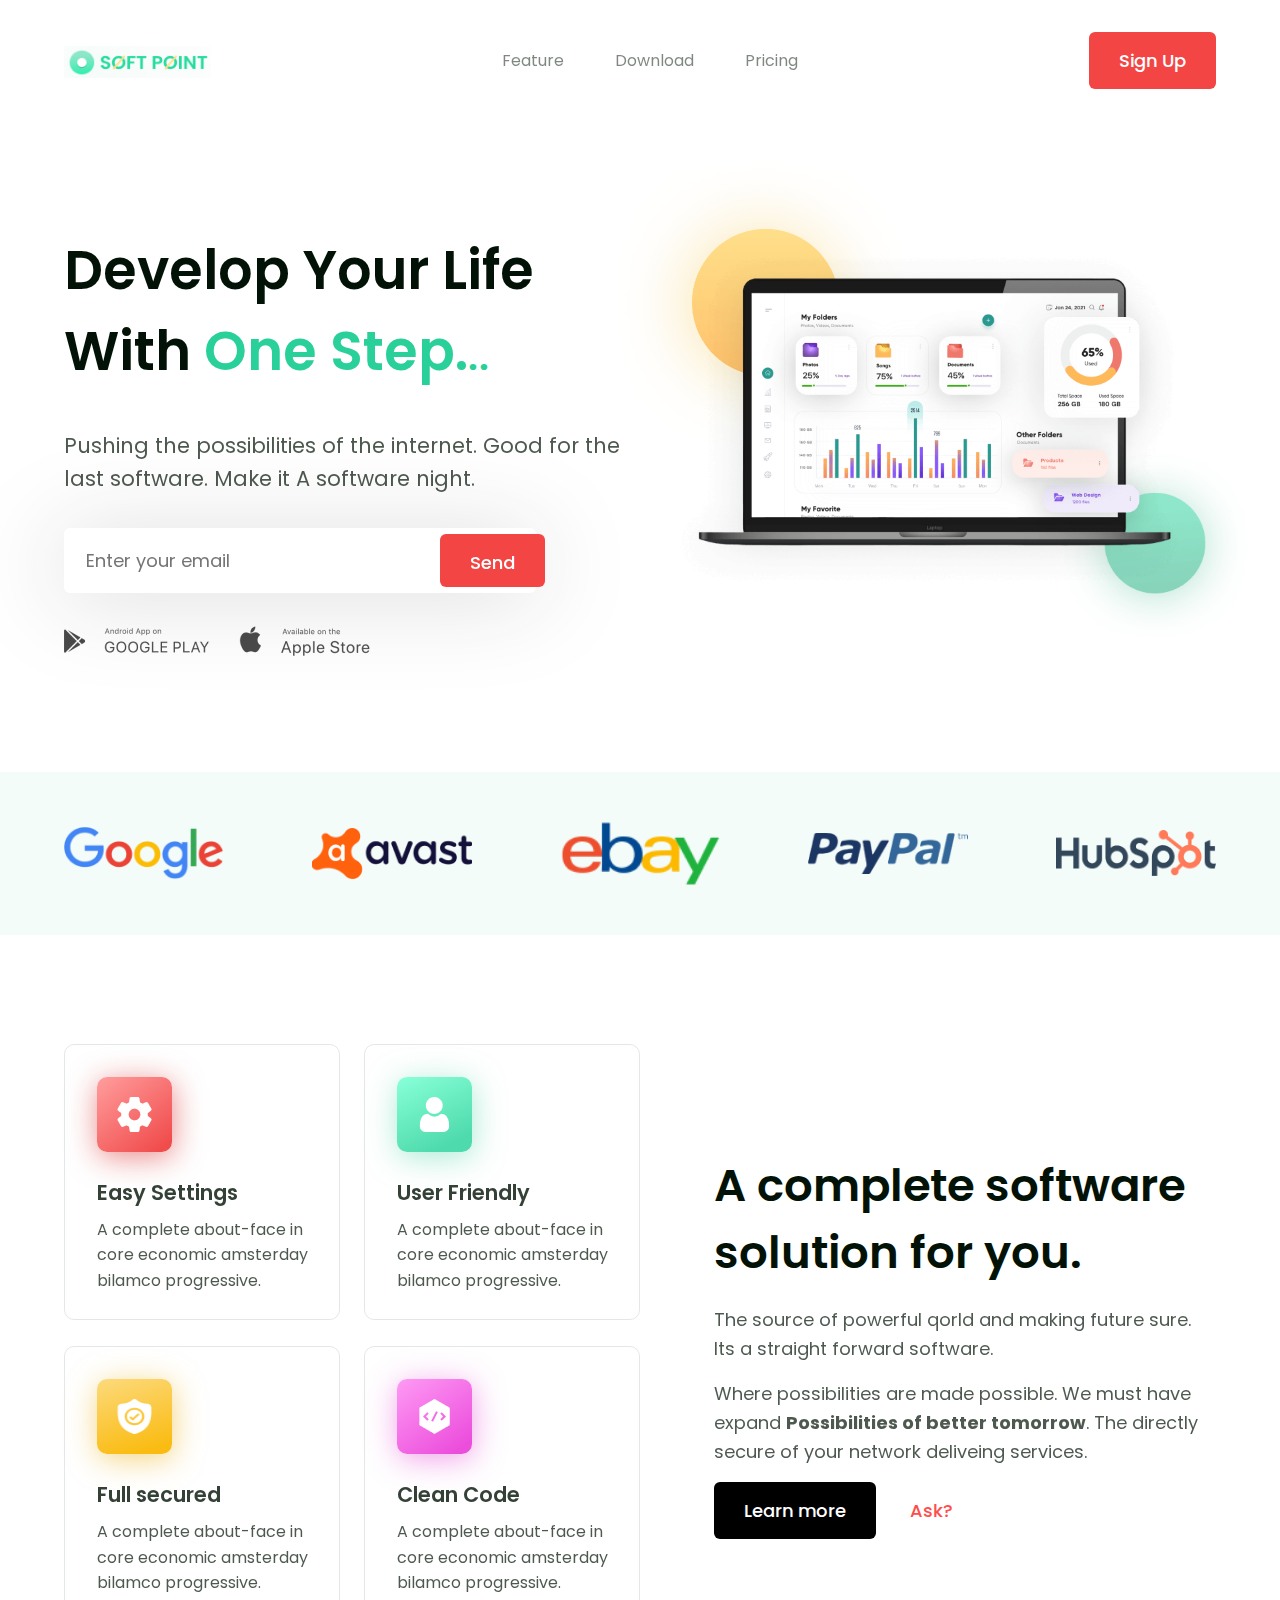
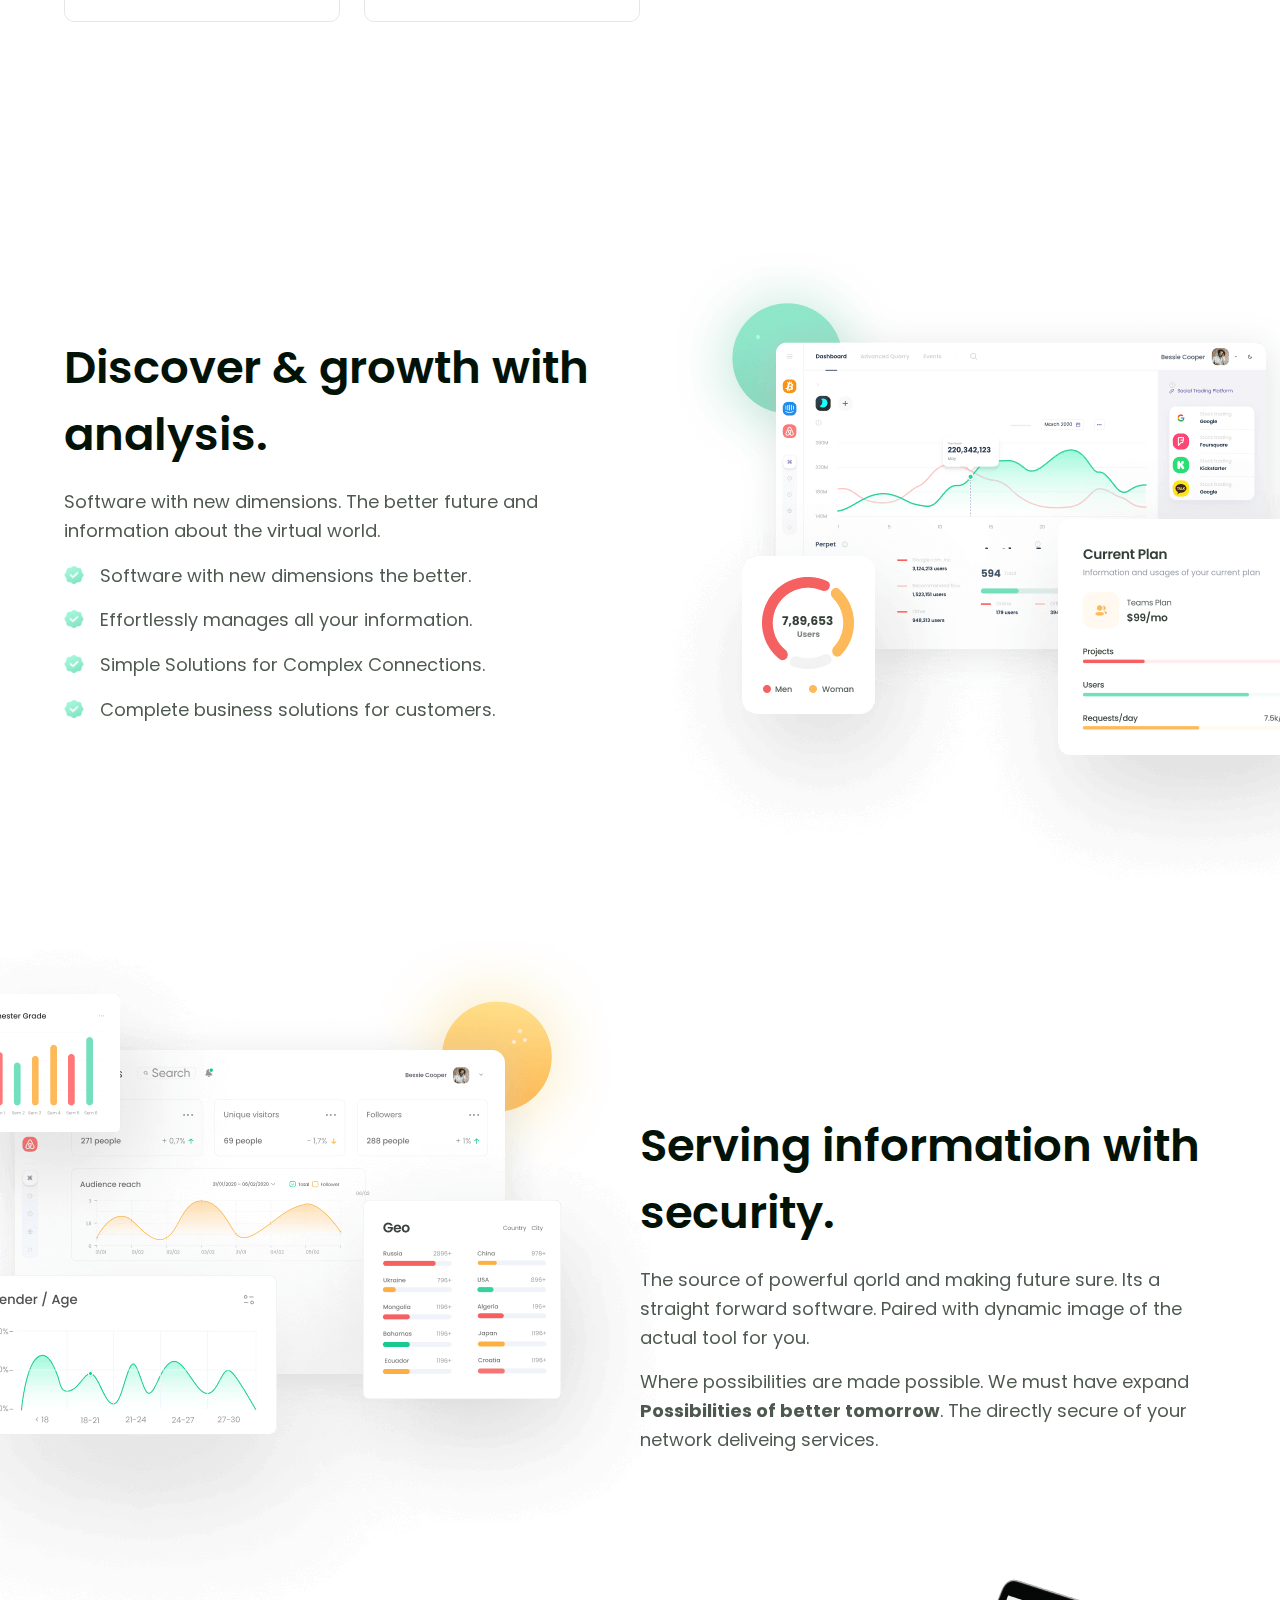
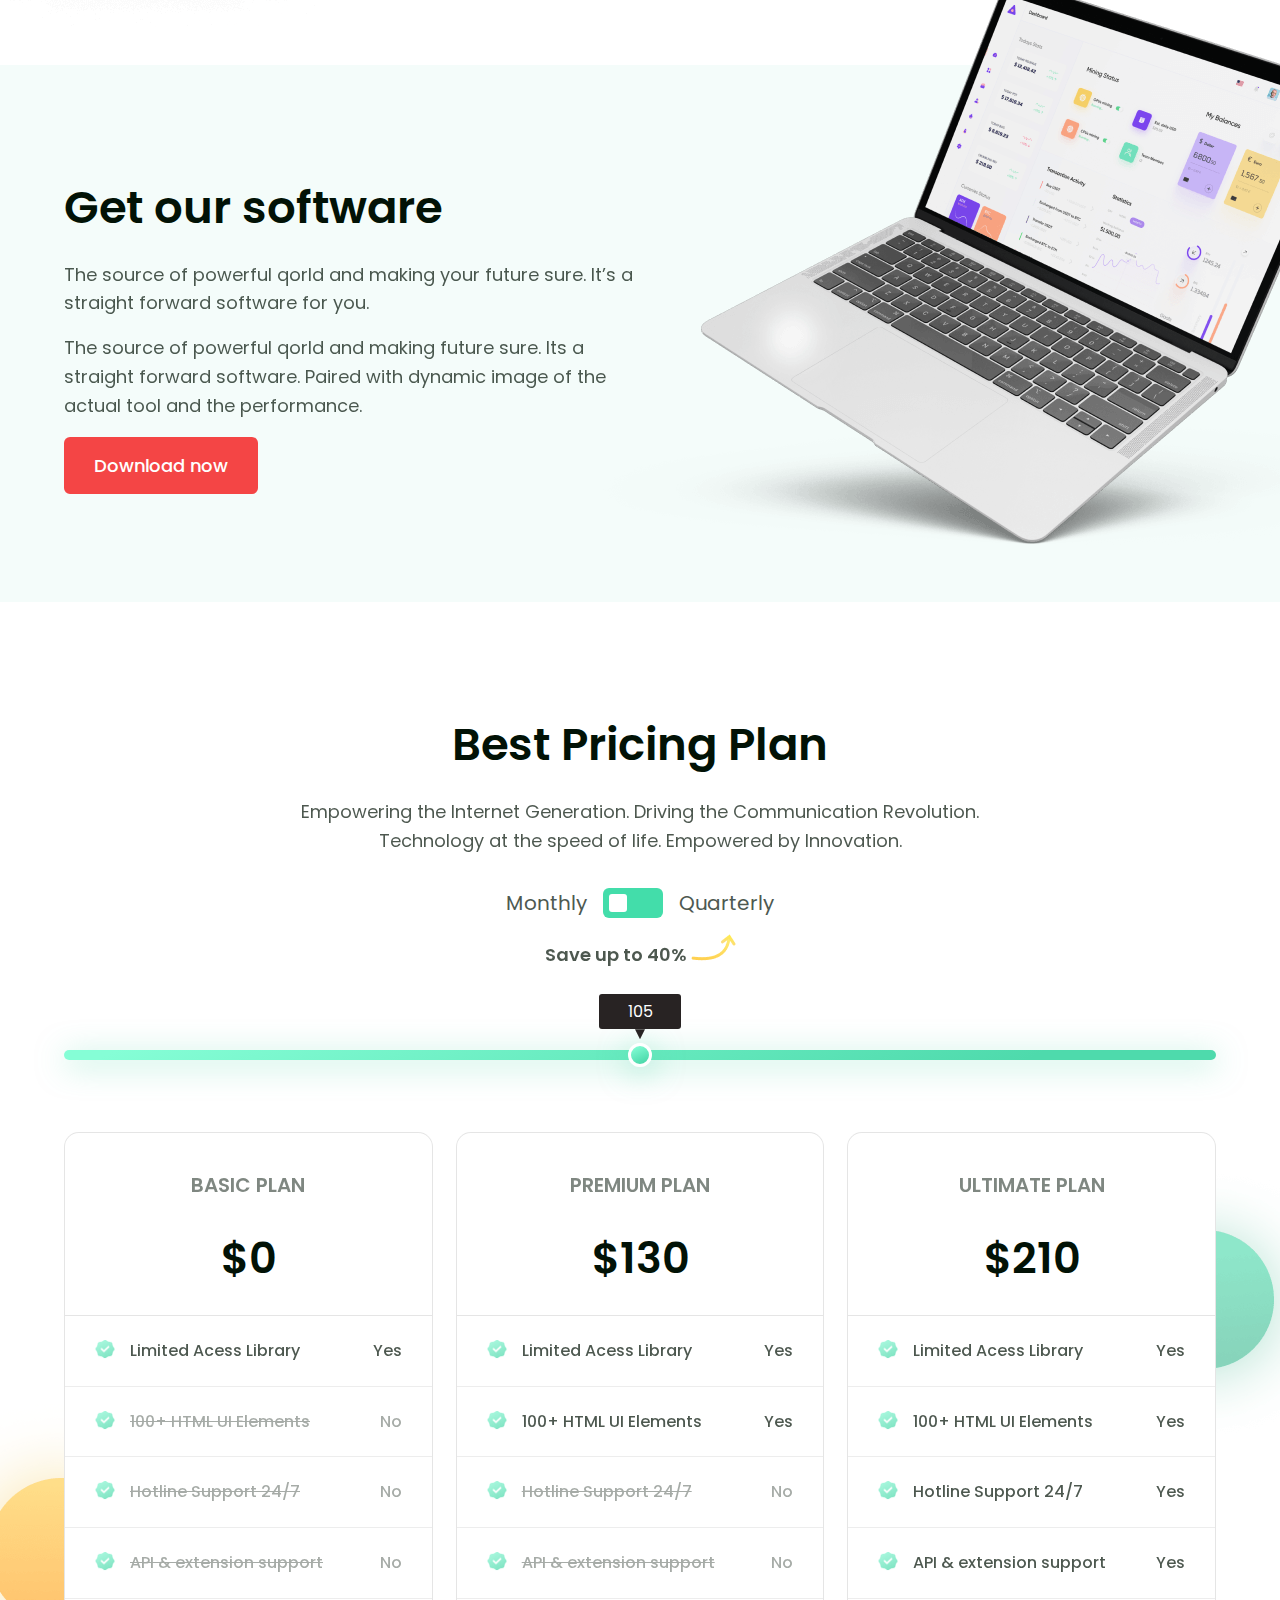
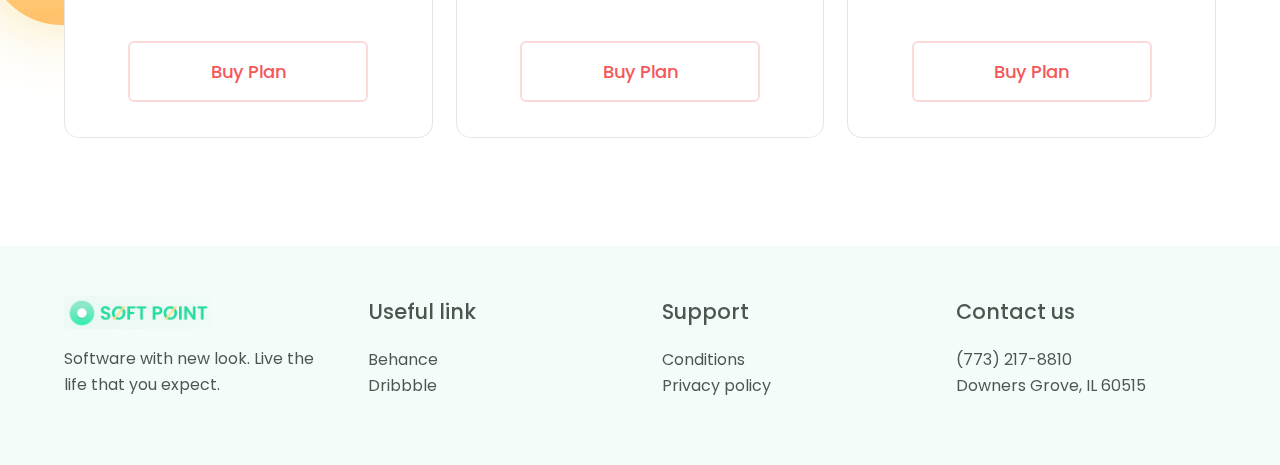
<file: index.html>
<!DOCTYPE html>
<html lang="en">
<head>
    <meta charset="UTF-8">
    <meta http-equiv="X-UA-Compatible" content="IE=edge">
    <meta name="viewport" content="width=device-width, initial-scale=1.0">
    <meta name="description" content="Pushing the possibilities of the internet. Good for the last software. Make it A software night."/>
    <meta name="keywords" content="Soft, Web-Development, Software"/>
    <meta property="og:title" content="Soft Point Development"/>
    <meta property="og:description" content="Pushing the possibilities of the internet. Good for the last software. Make it A software night."/>
    <meta property="og:image" content="assets/img/hero-laptop.png"/>
    <meta property="og:image:width" content="450"/>
    <meta property="og:image:height" content="450"/>
    <meta property="og:type" content="website"/>
    <title>Soft Point Development</title>
    <link rel="shortcut icon" href="assets/img/favicon.png">
    <link rel="stylesheet" href="assets/css/index.css?v=3">
</head>
<body>
    <div class="main-wrapper">
        <header class="header" id="header">
            <div class="container">
                <div class="logo-wrapper" onclick="scrollToHero()">
                    <img src="assets/img/Logo.png" alt="logo">
                </div>
                <nav class="navigation">
                    <ul class="nav-list">
                        <li class="nav-list-item" onclick="scrollToAdvantages()">Feature</li>
                        <li class="nav-list-item" onclick="scrollToDownload()">Download</li>
                        <li class="nav-list-item" onclick="scrollToPricing()">Pricing</li>
                    </ul>
                </nav>
                <div class="login-wrapper">
                    <button class="btn alert-btn" onclick="openModal()">Sign Up</button>
                </div>
                <div class="mobile-menu-btn" onclick="mobileMenuOpen()">
                    <img src="assets/img/menu.png" alt="menu">
                </div>
            </div>
        </header>
        <main class="main">
            <section class="hero-section" id="hero">
                <div class="container">
                    <div class="hero-content-part">
                        <h1 class="main-heading">
                            Develop Your Life With <strong>One Step.</strong>
                        </h1>
                        <p class="hero-descr">
                            Pushing the possibilities of the internet. Good for the last software. Make it A software night.
                        </p>
                        <form class="hero-form" onsubmit="event.preventDefault(); emailSubscribtion()">
                            <input type="text" class="hero-form-input" placeholder="Enter your email">
                            <button class="btn alert-btn">Send</button>
                            <div class="email-required">Enter your email please!</div>
                        </form>
                        <div class="apps-wrapper">
                            <img src="assets/img/apps.png" alt="apps">
                        </div>
                    </div>
                    <div class="hero-img-part">
                        <img src="assets/img/hero-laptop.png" class="hero-laptop-img" alt="laptop">
                        <img src="assets/img/circle-green.png" alt="green circle" class="pricing-cards-circle green">
                        <img src="assets/img/circle-yellow.png" alt="yellow circle" class="pricing-cards-circle yellow">
                    </div>
                </div>
            </section>
            <section class="partners-section">
                <div class="container">
                    <img src="assets/img/Google_2015_logo 1.png" alt="google" class="partners-img">
                    <img src="assets/img/1920px-Avast_Software_logo_2016 1.png" alt="google" class="partners-img">
                    <img src="assets/img/pngegg 1.png" alt="google" class="partners-img">
                    <img src="assets/img/paypal-784403_960_720-removebg-preview 1.png" alt="google" class="partners-img">
                    <img src="assets/img/Home.png" alt="google" class="partners-img">
                </div>
            </section>
            <section class="advantages-section" id="advantages">
                <div class="container">
                    <div class="advantages-cards-wrapper section-part">
                        <div class="advantages-card">
                            <img src="assets/img/settings.png" alt="settings" class="advantages-card-img settings">
                            <h3 class="advantages-card-heading">Easy Settings</h3>
                            <p class="advantages-card-text">A complete about-face in
                                core economic amsterday bilamco progressive.</p>
                        </div>
                        <div class="advantages-card">
                            <img src="assets/img/user1.png" alt="user" class="advantages-card-img user">
                            <h3 class="advantages-card-heading">User Friendly</h3>
                            <p class="advantages-card-text">A complete about-face in
                                core economic amsterday bilamco progressive.</p>
                        </div>
                        <div class="advantages-card">
                            <img src="assets/img/surface1.png" alt="security" class="advantages-card-img security">
                            <h3 class="advantages-card-heading">Full secured</h3>
                            <p class="advantages-card-text">A complete about-face in
                                core economic amsterday bilamco progressive.</p>
                        </div>
                        <div class="advantages-card">
                            <img src="assets/img/coding.png" alt="coding" class="advantages-card-img coding">
                            <h3 class="advantages-card-heading">Clean Code</h3>
                            <p class="advantages-card-text">A complete about-face in
                                core economic amsterday bilamco progressive.</p>
                        </div>
                    </div>
                    <div class="advantages-content section-part">
                        <h2 class="section-heading">A complete software solution for you.</h2>
                        <p class="section-text">The source of powerful qorld and making future sure.<br> Its a  straight forward software.</p>
                        <p class="section-text">Where possibilities are made possible. We must have expand <strong>Possibilities of better tomorrow</strong>. The directly secure of your network deliveing  services.</p>
                        <button class="btn know-more-btn" onclick="openModal()">Learn more</button>
                        <button class="btn text-red" onclick="openModal()">Ask?</button>
                    </div>
                </div>
            </section>
            <section class="analysis-section">
                <div class="container">
                    <div class="section-part">
                        <h2 class="section-heading">Discover & growth with analysis.</h2>
                        <p class="section-text">
                            Software with new dimensions. The better future 
                            and information about the virtual world. 
                        </p>
                        <p class="section-text"><img src="assets/img/checkmark.png" alt="checkmark" class="checkmark-img"> Software with new dimensions the better.</p>
                        <p class="section-text"><img src="assets/img/checkmark.png" alt="checkmark" class="checkmark-img"> Effortlessly manages all your information.</p>
                        <p class="section-text"><img src="assets/img/checkmark.png" alt="checkmark" class="checkmark-img"> Simple Solutions for Complex Connections.</p>
                        <p class="section-text"><img src="assets/img/checkmark.png" alt="checkmark" class="checkmark-img"> Complete business solutions for customers.</p>
                    </div>
                    <div class="section-part">
                        <img src="assets/img/analysis-dashboard.png" class="analysis-dashboard-img" alt="dashboard">
                    </div>
                </div>
            </section>
            <section class="serving-section">
                <div class="container">
                    <div class="section-part serving-section-img">
                        <img src="assets/img/serving-dashboard.png" class="serving-dashboard-img" alt="serving-dashboard">
                    </div>
                    <div class="section-part serving-section-content">
                        <h2 class="section-heading">Serving information with  security.</h2>
                        <p class="section-text">
                            The source of powerful qorld and making future sure. Its a  straight forward software. Paired with dynamic image of the actual tool for you.
                        </p>
                        <p class="section-text">Where possibilities are made possible. We must have expand <strong>Possibilities of better tomorrow</strong>. The directly secure of your network deliveing  services.</p>
                    </div>
                </div>
            </section>
            <section class="download-section" id="download">
                <div class="container">
                    <div class="section-part download-section-content">
                        <h2 class="section-heading">Get our software</h2>
                        <p class="section-text">The source of powerful qorld and making your future sure. It’s a  straight forward software for you.</p>
                        <p class="section-text">The source of powerful qorld and making future sure. Its a  straight forward software. Paired with dynamic image of the actual tool and the performance.</p>
                        <button class="btn alert-btn" onclick="openModal()">Download now</button>
                    </div>
                    <div class="section-part download-section-img">
                        <img src="assets/img/laptop-open.png" class="laptop-open-img" alt="laptop-open">
                    </div>
                </div>
            </section>
            <section class="pricing-section" id="pricing">
                <div class="container">
                    <h2 class="section-heading">Best Pricing Plan</h2>
                    <p class="section-text">Empowering the Internet Generation. Driving the Communication Revolution.<br> Technology at the speed of life. Empowered by Innovation.</p>
                    <div class="pricing-checkbox-wrapper">
                        <span class="pricing-checkbox-text monthly">Monthly</span>
                        <input type="checkbox" id="pricing-checkbox" class="pricing-checkbox-input">
                        <label for="pricing-checkbox" class="pricing-checkbox-label"><span class="label-span"></span></label>
                        <span class="pricing-checkbox-text quarterly">Quarterly</span>
                    </div>
                    <div class="save-up">
                        Save up to <span class="save-up-percent"></span>%
                        <img src="assets/img/arrow-yellow.png" alt="arrow up">
                    </div>
                    <div class="pricing-range-wrapper">
                        <input type="range" min="0" max="210" value="105" class="pricing-range-input">
                        <div class="range-input-value"></div>
                    </div>
                    <div class="pricing-cards-wrapper">
                        <img src="assets/img/circle-green.png" alt="green circle" class="pricing-cards-circle green">
                        <img src="assets/img/circle-yellow.png" alt="yellow circle" class="pricing-cards-circle yellow">
                        <div class="pricing-card">
                            <h3 class="pricing-card-heading">BASIC PLAN</h3>
                            <div class="pricing-card-price">$0</div>
                            <ul class="pricing-card-features-list">
                                <li class="pricing-card-features-list-item">
                                    <span class="feature-name">
                                        <img src="assets/img/checkmark.png" alt="checkmark" class="checkmark-img">
                                        Limited Acess Library
                                    </span>
                                    <span class="feature-inclusion">Yes</span>
                                </li>
                                <li class="pricing-card-features-list-item">
                                    <span class="feature-name">
                                        <img src="assets/img/checkmark.png" alt="checkmark" class="checkmark-img">
                                        <span class="linethrough opacity-5">100+ HTML UI Elements</span> 
                                    </span>
                                    <span class="feature-inclusion opacity-5">No</span>
                                </li>
                                <li class="pricing-card-features-list-item">
                                    <span class="feature-name">
                                        <img src="assets/img/checkmark.png" alt="checkmark" class="checkmark-img">
                                        <span class="linethrough opacity-5">Hotline Support 24/7</span>
                                    </span>
                                    <span class="feature-inclusion opacity-5">No</span>
                                </li>
                                <li class="pricing-card-features-list-item">
                                    <span class="feature-name">
                                        <img src="assets/img/checkmark.png" alt="checkmark" class="checkmark-img">
                                        <span class="linethrough opacity-5">API & extension support</span>
                                    </span>
                                    <span class="feature-inclusion opacity-5">No</span>
                                </li>
                            </ul>
                            <button class="btn pricing-card-btn" onclick="openModal()">Buy Plan</button>
                        </div>
                        <div class="pricing-card">
                            <h3 class="pricing-card-heading">PREMIUM PLAN</h3>
                            <div class="pricing-card-price">$130</div>
                            <ul class="pricing-card-features-list">
                                <li class="pricing-card-features-list-item">
                                    <span class="feature-name">
                                        <img src="assets/img/checkmark.png" alt="checkmark" class="checkmark-img">
                                        Limited Acess Library
                                    </span>
                                    <span class="feature-inclusion">Yes</span>
                                </li>
                                <li class="pricing-card-features-list-item">
                                    <span class="feature-name">
                                        <img src="assets/img/checkmark.png" alt="checkmark" class="checkmark-img">
                                        <span class="">100+ HTML UI Elements</span> 
                                    </span>
                                    <span class="feature-inclusion">Yes</span>
                                </li>
                                <li class="pricing-card-features-list-item">
                                    <span class="feature-name">
                                        <img src="assets/img/checkmark.png" alt="checkmark" class="checkmark-img">
                                        <span class="linethrough opacity-5">Hotline Support 24/7</span>
                                    </span>
                                    <span class="feature-inclusion opacity-5">No</span>
                                </li>
                                <li class="pricing-card-features-list-item">
                                    <span class="feature-name">
                                        <img src="assets/img/checkmark.png" alt="checkmark" class="checkmark-img">
                                        <span class="linethrough opacity-5">API & extension support</span>
                                    </span>
                                    <span class="feature-inclusion opacity-5">No</span>
                                </li>
                            </ul>
                            <button class="btn pricing-card-btn" onclick="openModal()">Buy Plan</button>
                        </div>
                        <div class="pricing-card">
                            <h3 class="pricing-card-heading">ULTIMATE PLAN</h3>
                            <div class="pricing-card-price">$210</div>
                            <ul class="pricing-card-features-list">
                                <li class="pricing-card-features-list-item">
                                    <span class="feature-name">
                                        <img src="assets/img/checkmark.png" alt="checkmark" class="checkmark-img">
                                        Limited Acess Library
                                    </span>
                                    <span class="feature-inclusion">Yes</span>
                                </li>
                                <li class="pricing-card-features-list-item">
                                    <span class="feature-name">
                                        <img src="assets/img/checkmark.png" alt="checkmark" class="checkmark-img">
                                        <span class="">100+ HTML UI Elements</span> 
                                    </span>
                                    <span class="feature-inclusion">Yes</span>
                                </li>
                                <li class="pricing-card-features-list-item">
                                    <span class="feature-name">
                                        <img src="assets/img/checkmark.png" alt="checkmark" class="checkmark-img">
                                        <span class="">Hotline Support 24/7</span>
                                    </span>
                                    <span class="feature-inclusion">Yes</span>
                                </li>
                                <li class="pricing-card-features-list-item">
                                    <span class="feature-name">
                                        <img src="assets/img/checkmark.png" alt="checkmark" class="checkmark-img">
                                        <span class="">API & extension support</span>
                                    </span>
                                    <span class="feature-inclusion">Yes</span>
                                </li>
                            </ul>
                            <button class="btn pricing-card-btn" onclick="openModal()">Buy Plan</button>
                        </div>
                    </div>
                </div>
            </section>
            <footer class="footer">
                <div class="container">
                    <div class="footer-logo-wrapper">
                        <div class="logo-wrapper" onclick="scrollToTop()">
                            <img src="assets/img/Logo.png" alt="logo">
                        </div>
                        <p class="section-text">Software with new look. Live the life that you expect.</p>
                    </div>
                    <div class="footer-content">
                        <div class="footer-content-part">
                            <h3 class="footer-content-heading">Useful link</h3>
                            <a href="javascript:void(0)" class="footer-link">Behance</a><br>
                            <a href="javascript:void(0)" class="footer-link">Dribbble</a>
                        </div>
                        <div class="footer-content-part">
                            <h3 class="footer-content-heading">Support</h3>
                            <a href="javascript:void(0)" class="footer-link">Conditions</a><br>
                            <a href="javascript:void(0)" class="footer-link">Privacy policy</a>
                        </div>
                        <div class="footer-content-part">
                            <h3 class="footer-content-heading">Contact us</h3>
                            <a href="javascript:void(0)" class="footer-link">(773) 217-8810</a><br>
                            <a href="javascript:void(0)" class="footer-link">Downers Grove, IL 60515</a>
                        </div>
                    </div>
                </div>
            </footer>
        </main>
    </div>

    <div class="mobile-menu">
        <nav class="navigation">
            <ul class="nav-list">
                <li class="nav-list-item" onclick="scrollToAdvantages(), mobileMenuClose()">Feature</li>
                <li class="nav-list-item" onclick="scrollToDownload(), mobileMenuClose()">Download</li>
                <li class="nav-list-item" onclick="scrollToPricing(), mobileMenuClose()">Pricing</li>
            </ul>
        </nav>
        <div class="login-wrapper">
            <button class="btn alert-btn" onclick="openModal()">Sign Up</button>
        </div>
        <div class="mobile-menu-close-btn" onclick="mobileMenuClose()">
            <img src="assets/img/close.png" alt="close">
        </div>
    </div>

    <div class="modal-window" id="modalFormWindow">
        <div class="modal-window-content">
            <h3 class="modal-form-heading">Please enter your contacts</h3>
            <form action="thankyou.html" class="modal-form" onsubmit="event.preventDefault(); formSubmission()">
                <input type="text" class="modal-form-input name" placeholder="Your Firstname">
                <input type="text" class="modal-form-input lastname" placeholder="Your Lastname">
                <input type="text" class="modal-form-input email" placeholder="Your Email">
                <div class="required-fields">
                    Please fill in all the fields
                </div>
                <button class="btn alert-btn">Send</button>
            </form>
        </div>
    </div>
    <div class="modal-window" id="modalEmailWindow">
        <div class="modal-window-content">
            <h3 class="modal-form-heading">Thank you for subscribtion!</h3>
            <button class="btn alert-btn btn-center" onclick="closeEmailModal()">Close</button>
        </div>
    </div>
    <script src="assets/js/main.js"></script>
</body>
</html>
</file>
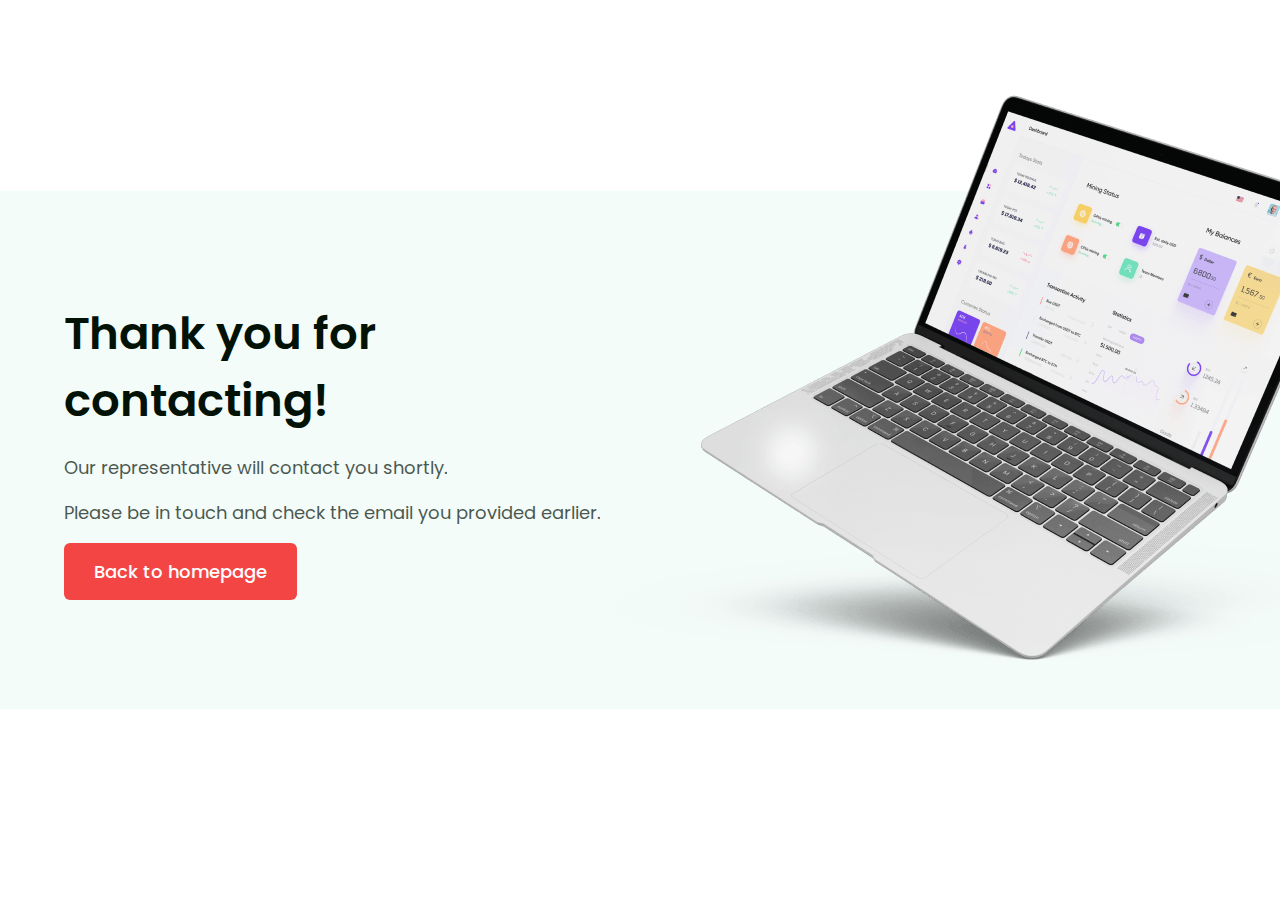
<file: thankyou.html>
<!DOCTYPE html>
<html lang="en">
<head>
    <meta charset="UTF-8">
    <meta http-equiv="X-UA-Compatible" content="IE=edge">
    <meta name="viewport" content="width=device-width, initial-scale=1.0">
    <title>Soft Point Development</title>
    <link rel="shortcut icon" href="assets/img/favicon.png">
    <link rel="stylesheet" href="assets/css/index.css?v=3">
</head>
<body>
    <div class="main-wrapper">
        <div class="thankyou-wrapper">
            <section class="download-section" id="download">
                <div class="container">
                    <div class="section-part download-section-content">
                        <h2 class="section-heading">Thank you for contacting!</h2>
                        <p class="section-text">Our representative will contact you shortly.</p>
                        <p class="section-text">Please be in touch and check the email you provided earlier.</p>
                        <button class="btn alert-btn" onclick="backToBase()">Back to homepage</button>
                    </div>
                    <div class="section-part download-section-img">
                        <img src="assets/img/laptop-open.png" class="laptop-open-img" alt="laptop-open">
                    </div>
                </div>
            </section>
        </div>
    </div>
    <script>
        const backToBase = () => {
            window.location.href = 'index.html';
        }
    </script>
</body>
</html>
</file>
<file: assets/css/index.css>
@import url('https://fonts.googleapis.com/css2?family=Grand+Hotel&family=Montserrat:wght@100;200;300;400;500;600;700;800;900&family=Poppins:wght@100;200;300;400;500;600;700;800;900&display=swap');
* {
    margin: 0;
    padding: 0;
    box-sizing: border-box;
    transition: all .2s ease
}
:root {
    --basic-text-color: #021206;
    --alert-color: #F44545;
    --green-color: #2AD099;
}
li {
    list-style: none
}
.linethrough {
    -webkit-text-decoration-line: line-through;
            text-decoration-line: line-through;
}
.opacity-5 {
    opacity: 0.5;
}
.main-wrapper {
    height: auto;
    min-height: 100vh;
    font-family: 'Poppins', sans-serif;
    overflow-x: hidden;
    background-color: #fff;
}
.main-wrapper.blocked {
    overflow-y: hidden;
    -webkit-filter: blur(6px);
            filter: blur(6px)
}
.container {
    width: 90%;
    max-width: 1160px;
    margin: 0 auto;
}
.section-part {
    width: 50%;
}
.section-heading {
    font-weight: 600;
    font-size: 45px;
    line-height: 67px;
    color: var(--basic-text-color);
    margin-bottom: 20px;
}
.section-text {
    font-size: 18px;
    line-height: 160%;
    color: var(--basic-text-color);
    opacity: 0.7;
    margin-bottom: 1rem;
}
.btn {
    padding: 15px 30px;
    font-family: inherit;
    border-radius: 6px;
    border: none;
    outline: none;
    background-color: transparent;
    font-size: 18px;
    font-weight: 500;
    color: var(--basic-text-color);
    cursor: pointer;
}
.btn:hover {
    opacity: .9;
}
.btn:active {
    opacity: .5;
}
.alert-btn {
    background-color: var(--alert-color);
    color: #fff
}
.know-more-btn {
    background-color: #000;
    color: #fff
}
.btn-center {
    display: block;
    margin: 0 auto;
}
.text-red {
    color: #FF4D4D; 
}
/*====HEADER=======================*/
.header {
    padding: 2rem 0;
    width: 100%;
}
.header .container {
    display: flex;
    align-items: center;
    justify-content: space-between;
}
.logo-wrapper {
    max-width: 147px;
    height: 30px;
    cursor: pointer;
}
.logo-wrapper img {
    width: 100%;
    height: auto
}
.nav-list {
    display: flex;
    align-items: center;
    justify-content: center;
}
.nav-list-item {
    color: var(--basic-text-color);
    opacity: .5;
    margin: 0 1.6rem;
    cursor: pointer
}
.nav-list-item:hover {
    opacity: 1;
}
.mobile-menu-btn {
    display: none;
}
/*====HERO-SECTION====================*/
.hero-section .container {
    display: flex;
    justify-content: space-between;
    padding: 6.8rem 0;
}
.hero-content-part,
.hero-img-part {
    width: 50%;
}
.hero-img-part {
    position: relative;
}
.hero-img-part {
    position: relative;
}
.main-heading {
    font-weight: 600;
    font-size: 54px;
    line-height: 81px;
    color: var(--basic-text-color);
    margin-bottom: 2rem;
}
.main-heading strong {
    font-weight: 600;
    color: var(--green-color);
}
.main-heading strong::after {
    content: '..';
    font-size: 70%;
    font-weight: 600;
    color: var(--green-color);
}
.hero-descr {
    font-size: 21px;
    line-height: 160%;
    color: var(--basic-text-color);
    opacity: 0.7;
}
.hero-form {
    width:100%;
    max-width: 472px;
    height: 65px;
    -webkit-filter: drop-shadow(-5px 5px 45px rgba(2, 18, 6, 0.15));
            filter: drop-shadow(-5px 5px 45px rgba(2, 18, 6, 0.15));
    background: #FFFFFF;
    border-radius: 6px;
    padding: 6px;
    display: flex;
    justify-content: space-between;
    margin: 2rem 0;
    position: relative;
}
.hero-form-input {
    flex-grow: 1;
    margin-right: 6px;
    border: none;
    font-family: inherit;
    font-size: 18px;
    color: var(--basic-text-color);
    padding-left: 1rem;
    outline: none;
}
.hero-form .btn {
    max-height: 100%;
}
.email-required {
    position: absolute;
    top: -2rem;
    right: 0;
    z-index: 3;
    padding: 0.2rem .5rem;
    font-size: 14px;
	letter-spacing: 1px;
    color: var(--alert-color);
    border: 2px solid var(--alert-color);
    border-radius: 6px;
    background-color: #F5F2F0;
    transform: scale(0);
}
.email-required.visible {
    transform: scale(1);
}
.hero-img-part .hero-laptop-img {
    width: 100%;
    position: relative;
    z-index: 3;
}
.hero-img-part .pricing-cards-circle.yellow {
    top: -5rem;
    left: -2rem;
}
.hero-img-part .pricing-cards-circle.green {
    width: 35%;
    bottom: 1rem;
    right: -2.5rem;
}
/*====PARTNERS_SECTION=======================*/
.partners-section {
    padding: 3rem 0;
    background-color: #F4FCFA;
}
.partners-section .container {
    display: flex;
    justify-content: space-between;
    align-items: center;
}
.partners-img {
    width: 10rem;
    height: auto
}
/*====ADVANTAGES_SECTION==================*/
.advantages-section {
    padding: 6.8rem 0;
}
.advantages-section .container {
    display: flex;
    align-items: center;
    justify-content: space-between;
}
.advantages-cards-wrapper {
    display: flex;
    justify-content: space-between;
    flex-wrap: wrap;
    width: 50%;
}
.advantages-card {
    width: 48%;
    aspect-ratio: 1 / 1;
    border: 1px solid rgba(2, 18, 6, 0.1);
    border-radius: 10px;
    padding: 2rem 1.5rem 1.5rem 2rem;
    margin-bottom: 1.6rem;
}
.advantages-card:hover {
    box-shadow: 0px 15px 65px rgba(65, 77, 68, 0.15);
}
.advantages-card-img {
    display: block;
    width: 75px;
    height: 75px;
    border-radius: 10px;
    padding: 20px;
    margin-bottom: 25px;
}
.advantages-card-img.settings {
    box-shadow: 1px 5px 30px rgba(215, 21, 21, 0.5);
    mix-blend-mode: normal;
    background: linear-gradient(141.58deg, #FF9A9A 3.63%, #F14C4C 91.45%);
}
.advantages-card-img.user {
    background: linear-gradient(154.24deg, #85FED6 4.45%, #4EDAAC 83.73%);
    background-blend-mode: luminosity;
    mix-blend-mode: normal;
    box-shadow: 1px 5px 30px rgba(83, 215, 171, 0.5);
}
.advantages-card-img.security {
    background: linear-gradient(163.65deg, #FCD876 4.69%, #FABC13 88.66%);
    background-blend-mode: luminosity;
    mix-blend-mode: normal;
    box-shadow: 1px 5px 30px rgba(238, 185, 42, 0.6);
}
.advantages-card-img.coding {
    background: linear-gradient(143.75deg, #FE9AF4 0%, #EC4EDC 88.72%);
    background-blend-mode: luminosity;
    mix-blend-mode: normal;
    box-shadow: 1px 5px 30px rgba(230, 68, 214, 0.5);
}
.advantages-card-heading {
    font-weight: 600;
    font-size: 21px;
    line-height: 31px;
    color: var(--basic-text-color);
    opacity: 0.8;
    margin-bottom: 9px;
}
.advantages-card-text {
    font-size: 16px;
    line-height: 160%;
    color: var(--basic-text-color);
    opacity: 0.7;
}
.advantages-content {
    width: 50%;
    padding: 2rem 0 2rem 4.6rem;
}
/*====ANALYSIS_SECTION=================*/
.analysis-section .container {
    display: flex;
    align-items: center;
    justify-content: space-between;
}
.checkmark-img {
    width: 20px;
    height: 20px;
    margin-right: 11px;
    margin-bottom: -3px;
}
.analysis-dashboard-img {
    margin-top: 5rem;
}
/*====SERVING_SECTION=================*/
.serving-section .container {
    display: flex;
    align-items: center;
    justify-content: space-between;
}
.serving-dashboard-img {
    margin-left: -14rem;
}
/*====DOWNLOAD-SECTION================*/
.download-section {
    background-color: #F4FCFA;
    padding: 6.8rem 0;
}
.download-section .container {
    display: flex;
    align-items: center;
    justify-content: space-between;
}
.download-section-img {
    position: relative;
}
.laptop-open-img {
    position: absolute;
    z-index: 3;
    top: -24rem;
    left: -6rem
}
/*====PRICING-SECTION===================*/
.pricing-section {
    padding: 6.8rem 0;
}
.pricing-section .container {
    text-align: center
}
.pricing-checkbox-wrapper {
    display: flex;
    align-items: center;
    justify-content: center;
    margin: 2rem 0 1rem 0;
}
.pricing-checkbox-text {
    font-size: 20px;
    line-height: 80%;
    color: #4E5951;
}
.pricing-checkbox-label {
    display: inline-block;
    width: 60px;
    height: 30px;
    background-color: #43DDAA;
    border-radius: 6px;
    padding: 6px;
    cursor: pointer;
    position: relative;
    margin: 0 1rem;
}
.label-span {
    width: 18px;
    height: 18px;
    background-color: #fff;
    position: absolute;
    top: 6px;
    left: 6px;
    border-radius: 3px;
    z-index: 3;
}
.pricing-checkbox-input {
    -webkit-appearance: none;
       -moz-appearance: none;
            appearance: none;
}
.pricing-checkbox-input:checked + label > .label-span {
    left: 36px;
}
.save-up {
    font-weight: 600;
    font-size: 18px;
    line-height: 80%;
    color: #021206;
    opacity: 0.7;
    margin-bottom: 5rem;
}
.pricing-range-input {
    width: 100%;
    height: 10px;
    -webkit-appearance: none;
       -moz-appearance: none;
            appearance: none;
    background: linear-gradient(154.24deg, #85FED6 4.45%, #4EDAAC 83.73%);
    background-blend-mode: luminosity;
    mix-blend-mode: normal;
    box-shadow: 1px 5px 30px rgba(83, 215, 171, 0.5);
    border-radius: 10px;
}
.pricing-range-wrapper {
    width: 100%;
    height: 10px;
    margin-bottom: 5rem;
    position: relative;
}
.pricing-range-input::-webkit-slider-thumb {
    -webkit-appearance: none;
       -moz-appearance: none;
            appearance: none;
    width: 24px;
    height: 24px;
    background: linear-gradient(154.24deg, #85FED6 4.45%, #4EDAAC 83.73%);
    background-blend-mode: luminosity;
    mix-blend-mode: normal;
    border: 3px solid #FFFFFF;
    box-shadow: 1px 5px 30px rgba(83, 215, 171, 0.5);
    border-radius: 50%;
    cursor: pointer;
}
.pricing-range-input::-moz-range-thumb {
    -webkit-appearance: none;
       -moz-appearance: none;
            appearance: none;
    width: 24px;
    height: 24px;
    background: linear-gradient(154.24deg, #85FED6 4.45%, #4EDAAC 83.73%);
    background-blend-mode: luminosity;
    mix-blend-mode: normal;
    border: 3px solid #FFFFFF;
    box-shadow: 1px 5px 30px rgba(83, 215, 171, 0.5);
    border-radius: 50%;
    cursor: pointer;
}
.range-input-value {
    position: absolute;
    top: -3rem;
    left: 50%;
    width: 82px;
    height: 35px;
    background: #282323;
    border-radius: 3px;
    color: #fff;
    display: grid;
    place-items: center center;
    transform:translateX(-50%);
}
.range-input-value::after {
    content: '';
    width: 10px;
    height: 10px;
    background-color: #282323;
	-webkit-clip-path: polygon(0 0, 100% 0, 50% 100%);
	        clip-path: polygon(0 0, 100% 0, 50% 100%);
    position: absolute;
    left: calc(50% - 5px);
    bottom: -10px;
}
.pricing-cards-wrapper {
    display: flex;
    align-items: center;
    justify-content: space-between;
    position: relative;
}
.pricing-card {
    width: 32%;
    background-color: #fff;
    border: 1px solid rgba(0, 0, 0, 0.1);
    border-radius: 15px;
    padding: 35px 0;
    position: relative;
    z-index: 3;
}
.pricing-card:hover {
    box-shadow: 0px 20px 100px rgba(2, 18, 6, 0.15);
}
.pricing-card-heading {
    font-weight: 600;
    font-size: 20px;
    line-height: 170%;
    text-align: center;
    color: #021206;
    opacity: 0.5;
}
.pricing-card-price {
    font-weight: 600;
    font-size: 43px;
    line-height: 100%;
    text-align: center;
    color: #021206;
    margin: 35px 0;
}
.pricing-card-features-list {
    border-top: 1px solid rgba(0, 0, 0, 0.1);
}
.pricing-card-features-list-item {
    width: 100%;
    padding: 22px 30px;
    border-bottom: 1px solid rgba(0, 0, 0, 0.1);
    font-weight: 500;
    font-size: 16px;
    line-height: 160%;
    color: #021206;
    opacity: 0.7;
    display: flex;
    justify-content: space-between;
}
.pricing-card-btn {
    width: 90%;
    max-width: 240px;
    color: #F4575A;
    border: 2px solid #FDDADA;
    margin-top: 42px;
}
.pricing-card-btn:hover {
    background-color: #F4575A;
    border: 2px solid #F4575A;
    color: #fff;
}
.pricing-cards-circle {
    position: absolute;
}
.pricing-section .pricing-cards-circle.green {
    top: 2rem;
    right: -8rem;
}
.pricing-section .pricing-cards-circle.yellow {
    bottom: 2rem;
    left: -10rem;
}
/*====FOOTER========================*/
.footer {
    background-color: #F4FCFA;
    padding: 50px 0;
}
.footer .container {
    display: flex;
    justify-content: space-between;
}
.footer-logo-wrapper {
    width: 25%;
    padding: 0 1rem 0 0;
}
.footer-logo-wrapper .logo-wrapper {
    cursor: pointer
}
.footer-logo-wrapper .section-text {
    font-size: 16px;
    margin-top: 20px;
}
.footer-content {
    width: 75%;
    display: flex;
    justify-content: space-between;
}
.footer-content-part {
    width: 32%;
    padding: 0 1rem 1rem 1rem;
}
.footer-content-heading {
    font-weight: 500;
    font-size: 21px;
    line-height: 31px;
    color: #021206;
    opacity: 0.7;
    margin-bottom: 20px;
}
.footer-link {
    text-decoration: none;
    font-size: 16px;
    line-height: 160%;
    color: #021206;
    opacity: 0.7;
}
.footer-link:hover {
    opacity: 1;
}
/*==== MOBILE MENU ====================*/
.mobile-menu-btn {
    width:2rem;
    height:2rem;
}
.mobile-menu-btn img {
    width:100%;
    height:auto;
}
.mobile-menu {
    position: fixed;
    width: 300px;
    height: auto;
    min-height: 100vh;
    top: 0;
    right: -150%;
    z-index: 55;
    background-color: #fff;
    box-shadow: 0px 15px 65px rgba(65, 77, 68, 0.15);
    font-family: 'Poppins', sans-serif;
}
.mobile-menu.open {
    right: 0;
}
.mobile-menu .navigation {
    padding: 3rem 0 2rem 0;
}
.mobile-menu .nav-list {
    flex-direction: column;
}
.mobile-menu .nav-list-item {
    font-size: 18px;
    opacity: .8;
}
.mobile-menu .login-wrapper {
    display: flex;
    flex-direction: column;
    align-items: center;
}
.mobile-menu .login-wrapper .btn {
    max-width: 12rem
}
.mobile-menu-close-btn {
    width: 1rem;
    height: 1rem;
    position: absolute;
    top: 1.5rem;
    right: 1.5rem;
}
.mobile-menu-close-btn img {
    width: 100%;
    height: auto;
}

/*==== MODAL WINDOW ====================*/
.modal-window {
    position: fixed;
    top: 0;
    left: 0;
    right: 0;
    bottom: 0;
    z-index: -3;
    visibility: none;
    display: grid;
    place-items: center center;
    background-color: rgba(0,0,0,.5);
    font-family: 'Poppins', sans-serif;
}
.modal-window.active {
    z-index: 77;
    visibility: visible;
}
.modal-window-content {
    width: 90%;
    max-width: 500px;
    padding: 1rem 1.5rem;
    background-color: #fff;
    box-shadow: -5px 5px 45px rgba(2, 18, 6, 0.15);
    border-radius: 6px;
}
.modal-form-heading {
    text-align: center;
    font-weight: 600;
    font-size: 21px;
    line-height: 31px;
    color: #021206;
    opacity: 0.8;
    margin: 1rem 0;
}
.modal-form {
    display: flex;
    flex-direction: column;
    font-family: 'Poppins', sans-serif;
}
.modal-form-input {
    height: 42px;
    margin: 6px 0;
    border: 1px solid #ccc;
    border-radius: 6px;
    font-size: 18px;
    padding-left: 12px;
}
.required-fields {
    border-radius: 6px;
    border: 2px solid var(--alert-color);
    color: var(--alert-color);
    background-color: #F5F2F0;
    font-size: 18px;
    letter-spacing: 1px;
    text-align: center;
    transform: scale(0);
    height: 0;
}
.required-fields.visible {
    padding: 1rem;
    margin: 8px 0;
    transform: scale(1);
    height: auto;
}
.modal-form .btn {
    margin: 12px 0;
}
.thankyou-wrapper {
    height: auto;
    min-height: 100vh;
    display: grid;
    place-items: center normal;
}

@media screen and (max-width:998px) {
    .header {
        padding: 1rem 0;
    }
    .logo-wrapper {
        width: 137px;
        height: 18px;
    }
    .nav-list-item {
        margin: 0.6rem;
    }
    .btn {
        padding: 10px 20px;
        font-size: 16px;
    }
    .section-heading {
        font-size: 35px;
        line-height: 57px;
    }
    .hero-section .container {
        padding: 4rem 0 2rem 0;
        flex-direction: column;
    }
    .main-heading {
        font-size: 44px;
        line-height: 61px;
    }
    .hero-form {
        margin: 2rem auto;
    }
    .hero-content-part,
    .hero-img-part {
        width: 100%;
        text-align: center;
    }
    .hero-img-part .pricing-cards-circle.green {
        width: 30%;
        bottom: -1rem;
        right: -2rem;
    }
    .partners-section {
        padding: 2rem 0;
    }
    .partners-img {
        max-width: 6rem;
        height: auto
    }
    .advantages-section {
        padding: 3rem 0;
    }
    .advantages-section .container {
        flex-direction: column;
    }
    .advantages-cards-wrapper {
        width: 100%;
        order: 2
    }
    .advantages-card {
        box-shadow: 0px 15px 65px rgba(65, 77, 68, 0.15);
    }
    .advantages-content {
        width: 100%;
        padding: 2rem 0 2rem 0;
        text-align: center;
    }
    .analysis-section .container {
        flex-direction: column;
    }
    .section-part {
        width: 100%;
        text-align: center
    }
    .analysis-dashboard-img {
        margin-top: 0;
        width: 100%;
    }
    .serving-section .container {
        flex-direction: column;
    }
    .serving-section-content {
        order: 1
    }
    .serving-section-img {
        order: 2
    }
    .serving-dashboard-img {
        width: 100%;
        height: auto;
        margin-left: 0;
    }
    .download-section {
        padding: 3rem 0;
    }
    .download-section .container {
        flex-direction: column;
    }
    .download-section-img {
        position: static;
    }
    .laptop-open-img {
        position: static;
        width: 100%;
    }
    .pricing-section {
        padding: 3rem 0;
    }
    .pricing-card {
        width: 33%;
        padding: 20px 0;
        box-shadow: 0px 20px 100px rgba(2, 18, 6, 0.15);
    }
    .pricing-card-heading {
        font-size: 18px;
    }
    .pricing-card-price {
        font-size: 35px;
        margin: 20px 0;
    }
    .pricing-card-features-list-item {
        padding: 12px 15px;
        font-size: 15px;
    }
    .feature-name .checkmark-img {
        margin: 0 6px -3px 0
    }
    .footer {
        padding: 2rem 0;
    }
}

@media screen and (max-width:575px) {
    .header .navigation, .header .login-wrapper {
        display: none;
    }
    .mobile-menu-btn {
        display: block;
    }
    .btn {
        font-size: 15px;
    }
    .hero-section .container {
        padding: 3rem 0 1rem 0;
    }
    .main-heading {
        font-size: 38px;
        line-height: 130%;
    }
    .hero-descr {
        font-size: 18px;
    }
    .hero-form-input {
        max-width: 70%;
        padding-left: .5rem;
    }
    .hero-img-part .pricing-cards-circle.yellow {
        width: 60%;
        top: -3.5rem;
        left: -3rem;
    }
    .hero-img-part .pricing-cards-circle.green {
        bottom: -.5rem;
        right: -1.5rem;
    }
    .partners-section {
        padding: 1rem 0;
    }
    .partners-section .container {
        flex-wrap: wrap;
        justify-content: space-evenly;
    }
    .partners-img {
        max-width: 5rem;
        height: auto;
        margin: 0.5rem;
    }
    .advantages-section {
        padding: 1.5rem 0;
    }
    .section-heading {
        font-size: 28px;
        line-height: 140%;
    }
    .section-text {
        font-size: 16px;
    }
    .advantages-card {
        width: 100%;
        aspect-ratio: auto;
    }
    .advantages-card-img {
        margin: 0 auto 25px auto;
    }
    .pricing-cards-wrapper {
        flex-direction: column;
    }
    .pricing-card {
        width: 100%;
        margin: 1rem 0;
    }
    .footer .container {
        flex-direction: column;
    }
    .footer-logo-wrapper {
        width: 100%;
        padding: 0 0 0 0;
    }
    .footer-logo-wrapper .section-text {
        font-size: 15px;
    }
    .footer-content {
        width: 100%;
        flex-wrap: wrap;
        justify-content: space-evenly;
    }
    .footer-content-part {
        width: 33%;
        padding: 0 .5rem 0 0;
    }
    .footer-content-heading {
        font-size: 16px;
        line-height: 130%;
        color: #021206;
        opacity: 0.7;
        margin-bottom: 0;
    }
    .footer-link {
        font-size: 12px;
        line-height: 130%;
    }
}
</file>
